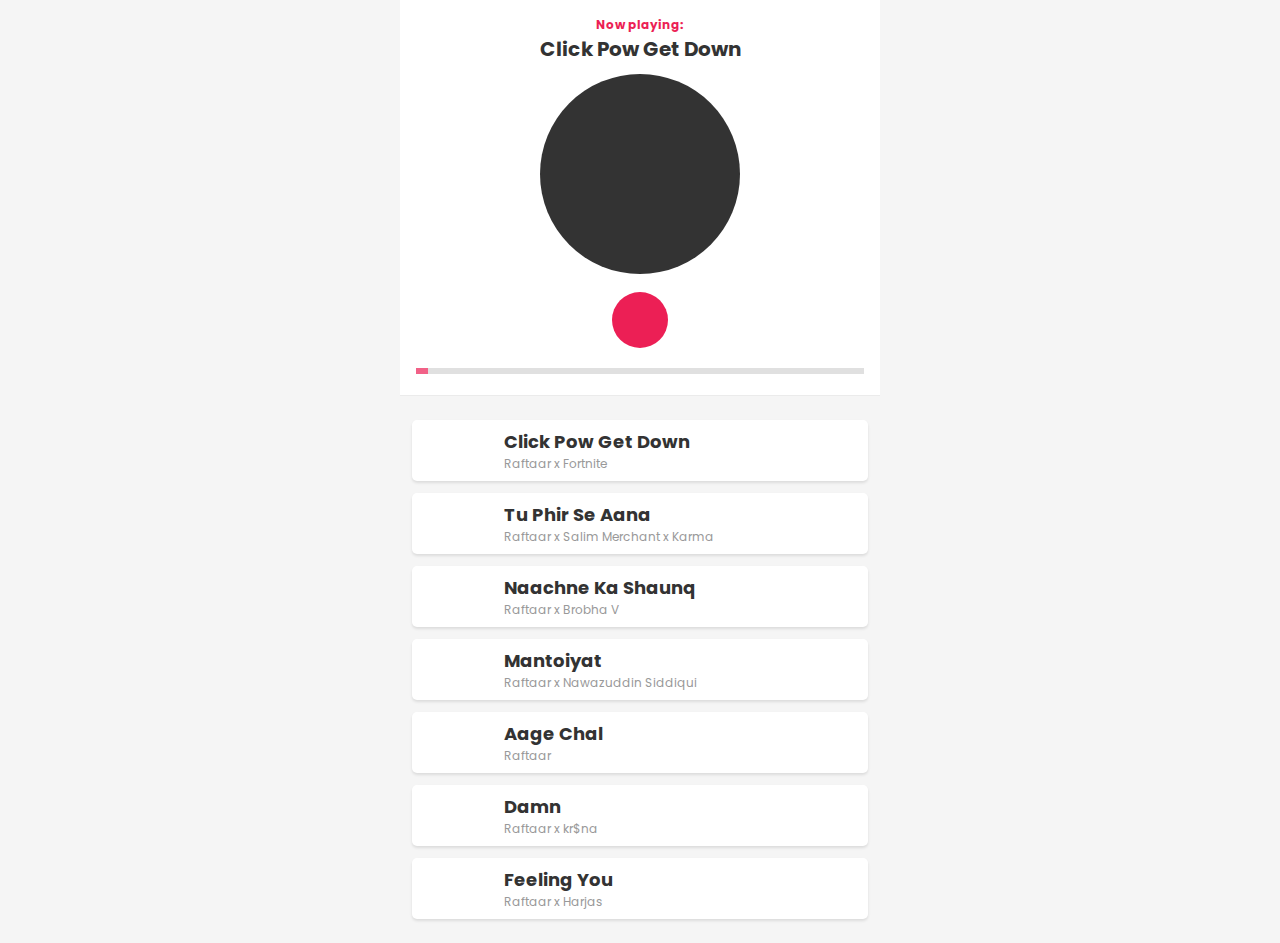
<file: practice/practice/mucsic_player/music_player.html>
<!DOCTYPE html>
<html lang="en">
<head>
    <meta charset="UTF-8">
   
    <title>Document</title>
    <meta name="viewport" content="width=device-width, initial-scale=1.0">
    <title>Music player</title>
    <link rel="stylesheet" href="https://cdnjs.cloudflare.com/ajax/libs/font-awesome/5.15.2/css/all.min.css" integrity="sha512-HK5fgLBL+xu6dm/Ii3z4xhlSUyZgTT9tuc/hSrtw6uzJOvgRr2a9jyxxT1ely+B+xFAmJKVSTbpM/CuL7qxO8w==" crossorigin="anonymous" />
    <link rel="preconnect" href="https://fonts.gstatic.com">
    <link href="https://fonts.googleapis.com/css2?family=Poppins:wght@300;400;600&display=swap" rel="stylesheet">
    <link rel="stylesheet" href="music_player.css">
</head>
<body>

    <meta name="viewport" content="width=device-width, initial-scale=1.0">
<title>Music player</title>
<link rel="stylesheet" href="https://cdnjs.cloudflare.com/ajax/libs/font-awesome/5.15.2/css/all.min.css" integrity="sha512-HK5fgLBL+xu6dm/Ii3z4xhlSUyZgTT9tuc/hSrtw6uzJOvgRr2a9jyxxT1ely+B+xFAmJKVSTbpM/CuL7qxO8w==" crossorigin="anonymous" />
<link rel="preconnect" href="https://fonts.gstatic.com">
<link href="https://fonts.googleapis.com/css2?family=Poppins:wght@300;400;600&display=swap" rel="stylesheet">

<div class="player">
  <!-- Dashboard -->
  <div class="dashboard">
    <!-- Header -->
    <header>
      <h4>Now playing:</h4>
      <h2>String 57th & 9th</h2>
    </header>

    <!-- CD -->
    <div class="cd">
      <div class="cd-thumb" style="background-image: url('https://i.ytimg.com/vi/jTLhQf5KJSc/maxresdefault.jpg')">
      </div>
    </div>

    <!-- Control -->
    <div class="control">
      <div class="btn btn-repeat">
        <i class="fas fa-redo"></i>
      </div>
      <div class="btn btn-prev">
        <i class="fas fa-step-backward"></i>
      </div>
      <div class="btn btn-toggle-play">
        <i class="fas fa-pause icon-pause"></i>
        <i class="fas fa-play icon-play"></i>
      </div>
      <div class="btn btn-next">
        <i class="fas fa-step-forward"></i>
      </div>
      <div class="btn btn-random">
        <i class="fas fa-random"></i>
      </div>
    </div>

    <input id="progress" class="progress" type="range" value="0" step="1" min="0" max="100">

    <audio id="audio" src=""></audio>
  </div>

  <!-- Playlist -->
  <div class="playlist">
    
</div>
    <script src="music_player.js"></script>
<!-- Design from: https://static.collectui.com/shots/3671744/musicloud-revolutionary-app-for-music-streaming-large -->
</body>
</html>
</file>
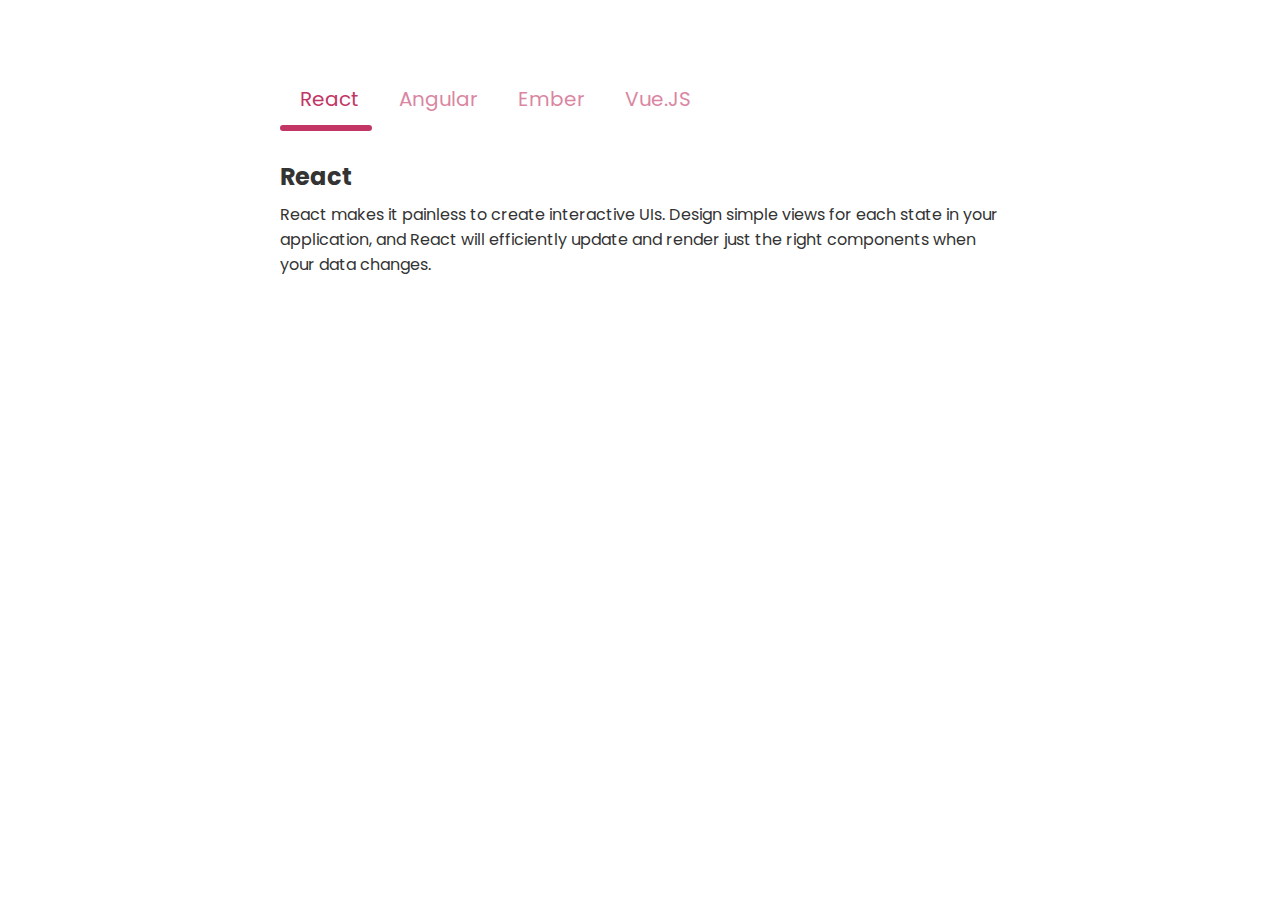
<file: practice/practice/tab/tab.html>
<!DOCTYPE html>
<html lang="en">
<head>
    <meta charset="UTF-8">
    <meta name="viewport" content="width=device-width, initial-scale=1.0">
    <title>Hi, I am Khiem</title>
    
    <link rel="stylesheet" href="./tab.css">

    <link rel="preconnect" href="https://fonts.gstatic.com">
    <link rel="stylesheet" href="https://cdnjs.cloudflare.com/ajax/libs/font-awesome/5.15.2/css/all.min.css" integrity="sha512-HK5fgLBL+xu6dm/Ii3z4xhlSUyZgTT9tuc/hSrtw6uzJOvgRr2a9jyxxT1ely+B+xFAmJKVSTbpM/CuL7qxO8w==" crossorigin="anonymous" />
    <link href="https://fonts.googleapis.com/css2?family=Poppins:wght@300;400;500;600&display=swap" rel="stylesheet">
</head>
<body>
    <div>
        <!-- Tab items -->
            <div class="tabs">
                <div class="tab-item active">
                    <i class="tab-icon fas fa-code"></i>
                    React
                </div>
                <div class="tab-item">
                    <i class="tab-icon fas fa-cog"></i>
                    Angular
                </div>
                <div class="tab-item">
                    <i class="tab-icon fas fa-plus-circle"></i>
                    Ember
                </div>
                <div class="tab-item">
                    <i class="tab-icon fas fa-pen-nib"></i>
                    Vue.JS
                </div>
                <div class="line"></div>
             </div>

        <!-- Tab content -->
        <div class="tab-content">
                <div class="tab-pane active">
                    <h2>React</h2>
                    <p>React makes it painless to create interactive UIs. Design simple views for each state in your application, and React will efficiently update and render just the right components when your data changes.</p>
                </div>
                <div class="tab-pane">
                    <h2>Angular</h2>
                    <p>Angular is an application design framework and development platform for creating efficient and sophisticated single-page apps.</p>
                </div>
                <div class="tab-pane">
                    <h2>Ember</h2>
                    <p>Ember.js is a productive, battle-tested JavaScript framework for building modern web applications. It includes everything you need to build rich UIs that work on any device.</p>
                </div>
                <div class="tab-pane">
                    <h2>Vue.js</h2>
                    <p>Vue (pronounced /vjuː/, like view) is a progressive framework for building user interfaces. Unlike other monolithic frameworks, Vue is designed from the ground up to be incrementally adoptable. </p>
                </div>
        </div>
    </div>
    
    <script src="./tab.js"></script>
</body>
</html>
</file>
<file: practice/practice/mucsic_player/music_player.css>
:root {
  --primary-color: #ec1f55;
  --text-color: #333;
}

* {
  padding: 0;
  margin: 0;
  box-sizing: inherit;
}

body {
  background-color: #f5f5f5;
}

html {
  box-sizing: border-box;
  font-family: "Poppins", sans-serif;
}

.player {
  position: relative;
  max-width: 480px;
  margin: 0 auto;
}

.player .icon-pause {
  display: none;
}

.player.playing .icon-pause {
  display: inline-block;
}

.player.playing .icon-play {
  display: none;
}

.dashboard {
  padding: 16px 16px 14px;
  background-color: #fff;
  position: fixed;
  top: 0;
  width: 100%;
  max-width: 480px;
  border-bottom: 1px solid #ebebeb;
}

/* HEADER */
header {
  text-align: center;
  margin-bottom: 10px;
}

header h4 {
  color: var(--primary-color);
  font-size: 12px;
}

header h2 {
  color: var(--text-color);
  font-size: 20px;
}

/* CD */
.cd {
  display: flex;
  margin: auto;
  width: 200px;
}

.cd-thumb {
  width: 100%;
  padding-top: 100%;
  border-radius: 50%;
  background-color: #333;
  background-size: cover;
  margin: auto;
}

/* CONTROL */
.control {
  display: flex;
  align-items: center;
  justify-content: space-around;
  padding: 18px 0 8px 0;
}

.control .btn {
  color: #666;
  padding: 18px;
  font-size: 18px;
}

.control .btn.active {
  color: var(--primary-color);
}

.control .btn-toggle-play {
  width: 56px;
  height: 56px;
  border-radius: 50%;
  font-size: 24px;
  color: #fff;
  display: flex;
  align-items: center;
  justify-content: center;
  background-color: var(--primary-color);
}

.progress {
  width: 100%;
  -webkit-appearance: none;
  height: 6px;
  background: #d3d3d3;
  outline: none;
  opacity: 0.7;
  -webkit-transition: 0.2s;
  transition: opacity 0.2s;
}

.progress::-webkit-slider-thumb {
  -webkit-appearance: none;
  appearance: none;
  width: 12px;
  height: 6px;
  background-color: var(--primary-color);
  cursor: pointer;
}

/* PLAYLIST */
.playlist {
  margin-top: 408px;
  padding: 12px;
}

.song {
  display: flex;
  align-items: center;
  margin-bottom: 12px;
  background-color: #fff;
  padding: 8px 16px;
  border-radius: 5px;
  box-shadow: 0 2px 3px rgba(0, 0, 0, 0.1);
}

.song.active {
  background-color: var(--primary-color);
}

.song:active {
  opacity: 0.8;
}

.song.active .option,
.song.active .author,
.song.active .title {
  color: #fff;
}

.song .thumb {
  width: 44px;
  height: 44px;
  border-radius: 50%;
  background-size: cover;
  margin: 0 8px;
}

.song .body {
  flex: 1;
  padding: 0 16px;
}

.song .title {
  font-size: 18px;
  color: var(--text-color);
}

.song .author {
  font-size: 12px;
  color: #999;
}

.song .option {
  padding: 16px 8px;
  color: #999;
  font-size: 18px;
}
</file>
<file: practice/practice/tab/tab.css>
* {
    padding: 0;
    margin: 0;
    box-sizing: border-box;
  }
  body {
    display: flex;
    font-family: "Poppins", sans-serif;
  }
  body > div {
    margin: 5% auto 0;
    max-width: 720px;
  }
  .tabs {
    display: flex;
    position: relative;
  }
  .tabs .line {
    position: absolute;
    left: 0;
    bottom: 0;
    width: 0;
    height: 6px;
    border-radius: 15px;
    background-color: #c23564;
    transition: all 0.2s ease;
  }
  .tab-item {
    min-width: 80px;
    padding: 16px 20px 11px 20px;
    font-size: 20px;
    text-align: center;
    color: #c23564;
    background-color: #fff;
    border-top-left-radius: 5px;
    border-top-right-radius: 5px;
    border-bottom: 5px solid transparent;
    opacity: 0.6;
    cursor: pointer;
    transition: all 0.5s ease;
  }
  .tab-icon {
    font-size: 24px;
    width: 32px;
    position: relative;
    top: 2px;
  }
  .tab-item:hover {
    opacity: 1;
    background-color: rgba(194, 53, 100, 0.05);
    border-color: rgba(194, 53, 100, 0.1);
  }
  .tab-item.active {
    opacity: 1;
  }
  .tab-content {
    padding: 28px 0;
  }
  .tab-pane {
    color: #333;
    display: none;
  }
  .tab-pane.active {
    display: block;
  }
  .tab-pane h2 {
    font-size: 24px;
    margin-bottom: 8px;
  }
</file>
